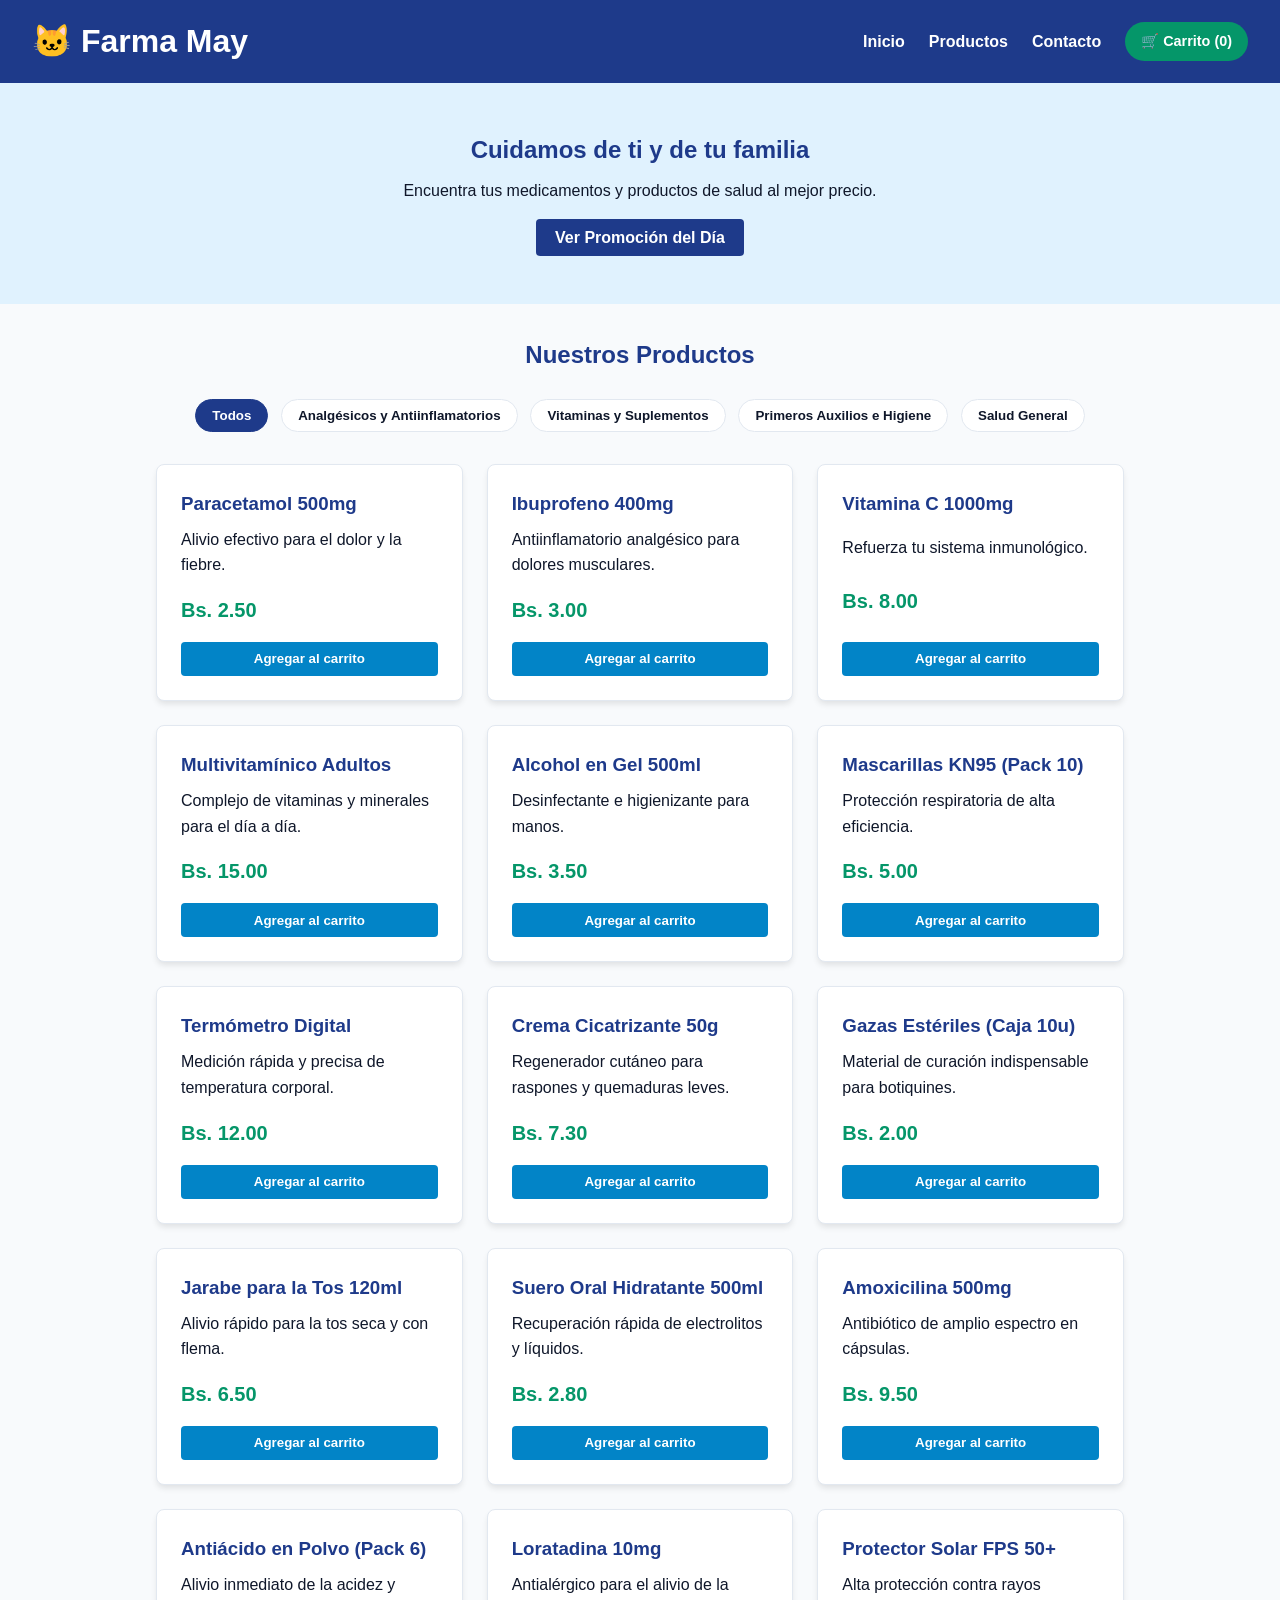
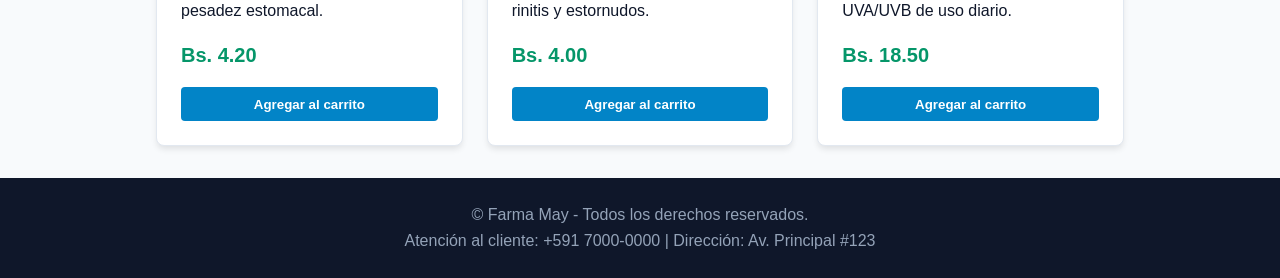
<file: index.html>
<!DOCTYPE html>
<html lang="es">
<head>
    <meta charset="UTF-8">
    <meta name="viewport" content="width=device-width, initial-scale=1.0">
    <title>Farma May - Tu Salud Primero</title>
    <link rel="stylesheet" href="estilos.css">
</head>
<body>

    <div id="contenedorAlertas"></div>

    <header>
        <div class="logo">
            <h1>🐱 Farma May</h1>
        </div>
        <nav>
            <a href="index.html">Inicio</a>
            <a href="index.html#productos">Productos</a>
            <a href="#contacto">Contacto</a>
            <a href="carro.html" class="btn-carrito">
                🛒 Carrito (<span id="contadorCarrito">0</span>)
            </a>
        </nav>
    </header>

    <section id="hero">
        <h2>Cuidamos de ti y de tu familia</h2>
        <p>Encuentra tus medicamentos y productos de salud al mejor precio.</p>
        <button id="btnPromocion">Ver Promoción del Día</button>
        <div id="mensajePromo" class="oculto"></div>
    </section>

    <main id="productos">
        <h2>Nuestros Productos</h2>

        <!-- Botones de Filtrado por Categoría -->
        <div class="contenedor-categorias">
            <button class="btn-categoria activo" data-categoria="todos">Todos</button>
            <button class="btn-categoria" data-categoria="analgesicos">Analgésicos y Antiinflamatorios</button>
            <button class="btn-categoria" data-categoria="vitaminas">Vitaminas y Suplementos</button>
            <button class="btn-categoria" data-categoria="primeros-auxilios">Primeros Auxilios e Higiene</button>
            <button class="btn-categoria" data-categoria="salud-general">Salud General</button>
        </div>

        <div class="grid-productos">
            <!-- Analgésicos y Antiinflamatorios -->
            <article class="card" data-categoria="analgesicos">
                <h3>Paracetamol 500mg</h3>
                <p>Alivio efectivo para el dolor y la fiebre.</p>
                <span class="precio">Bs. 2.50</span>
                <button class="btn-comprar" data-nombre="Paracetamol 500mg" data-precio="2.50">Agregar al carrito</button>
            </article>

            <article class="card" data-categoria="analgesicos">
                <h3>Ibuprofeno 400mg</h3>
                <p>Antiinflamatorio analgésico para dolores musculares.</p>
                <span class="precio">Bs. 3.00</span>
                <button class="btn-comprar" data-nombre="Ibuprofeno 400mg" data-precio="3.00">Agregar al carrito</button>
            </article>

            <!-- Vitaminas y Suplementos -->
            <article class="card" data-categoria="vitaminas">
                <h3>Vitamina C 1000mg</h3>
                <p>Refuerza tu sistema inmunológico.</p>
                <span class="precio">Bs. 8.00</span>
                <button class="btn-comprar" data-nombre="Vitamina C 1000mg" data-precio="8.00">Agregar al carrito</button>
            </article>

            <article class="card" data-categoria="vitaminas">
                <h3>Multivitamínico Adultos</h3>
                <p>Complejo de vitaminas y minerales para el día a día.</p>
                <span class="precio">Bs. 15.00</span>
                <button class="btn-comprar" data-nombre="Multivitamínico Adultos" data-precio="15.00">Agregar al carrito</button>
            </article>

            <!-- Primeros Auxilios e Higiene -->
            <article class="card" data-categoria="primeros-auxilios">
                <h3>Alcohol en Gel 500ml</h3>
                <p>Desinfectante e higienizante para manos.</p>
                <span class="precio">Bs. 3.50</span>
                <button class="btn-comprar" data-nombre="Alcohol en Gel 500ml" data-precio="3.50">Agregar al carrito</button>
            </article>

            <article class="card" data-categoria="primeros-auxilios">
                <h3>Mascarillas KN95 (Pack 10)</h3>
                <p>Protección respiratoria de alta eficiencia.</p>
                <span class="precio">Bs. 5.00</span>
                <button class="btn-comprar" data-nombre="Mascarillas KN95 (Pack 10)" data-precio="5.00">Agregar al carrito</button>
            </article>

            <article class="card" data-categoria="primeros-auxilios">
                <h3>Termómetro Digital</h3>
                <p>Medición rápida y precisa de temperatura corporal.</p>
                <span class="precio">Bs. 12.00</span>
                <button class="btn-comprar" data-nombre="Termómetro Digital" data-precio="12.00">Agregar al carrito</button>
            </article>

            <article class="card" data-categoria="primeros-auxilios">
                <h3>Crema Cicatrizante 50g</h3>
                <p>Regenerador cutáneo para raspones y quemaduras leves.</p>
                <span class="precio">Bs. 7.30</span>
                <button class="btn-comprar" data-nombre="Crema Cicatrizante 50g" data-precio="7.30">Agregar al carrito</button>
            </article>

            <article class="card" data-categoria="primeros-auxilios">
                <h3>Gazas Estériles (Caja 10u)</h3>
                <p>Material de curación indispensable para botiquines.</p>
                <span class="precio">Bs. 2.00</span>
                <button class="btn-comprar" data-nombre="Gazas Estériles (Caja 10u)" data-precio="2.00">Agregar al carrito</button>
            </article>

            <!-- Salud General -->
            <article class="card" data-categoria="salud-general">
                <h3>Jarabe para la Tos 120ml</h3>
                <p>Alivio rápido para la tos seca y con flema.</p>
                <span class="precio">Bs. 6.50</span>
                <button class="btn-comprar" data-nombre="Jarabe para la Tos 120ml" data-precio="6.50">Agregar al carrito</button>
            </article>

            <article class="card" data-categoria="salud-general">
                <h3>Suero Oral Hidratante 500ml</h3>
                <p>Recuperación rápida de electrolitos y líquidos.</p>
                <span class="precio">Bs. 2.80</span>
                <button class="btn-comprar" data-nombre="Suero Oral Hidratante 500ml" data-precio="2.80">Agregar al carrito</button>
            </article>

            <article class="card" data-categoria="salud-general">
                <h3>Amoxicilina 500mg</h3>
                <p>Antibiótico de amplio espectro en cápsulas.</p>
                <span class="precio">Bs. 9.50</span>
                <button class="btn-comprar" data-nombre="Amoxicilina 500mg" data-precio="9.50">Agregar al carrito</button>
            </article>

            <article class="card" data-categoria="salud-general">
                <h3>Antiácido en Polvo (Pack 6)</h3>
                <p>Alivio inmediato de la acidez y pesadez estomacal.</p>
                <span class="precio">Bs. 4.20</span>
                <button class="btn-comprar" data-nombre="Antiácido en Polvo (Pack 6)" data-precio="4.20">Agregar al carrito</button>
            </article>

            <article class="card" data-categoria="salud-general">
                <h3>Loratadina 10mg</h3>
                <p>Antialérgico para el alivio de la rinitis y estornudos.</p>
                <span class="precio">Bs. 4.00</span>
                <button class="btn-comprar" data-nombre="Loratadina 10mg" data-precio="4.00">Agregar al carrito</button>
            </article>

            <article class="card" data-categoria="salud-general">
                <h3>Protector Solar FPS 50+</h3>
                <p>Alta protección contra rayos UVA/UVB de uso diario.</p>
                <span class="precio">Bs. 18.50</span>
                <button class="btn-comprar" data-nombre="Protector Solar FPS 50+" data-precio="18.50">Agregar al carrito</button>
            </article>
        </div>
    </main>

    <footer id="contacto">
        <p>&copy; Farma May - Todos los derechos reservados.</p>
        <p>Atención al cliente: +591 7000-0000 | Dirección: Av. Principal #123</p>
    </footer>

    <script src="eventos.js"></script>
</body>
</html>
</file>
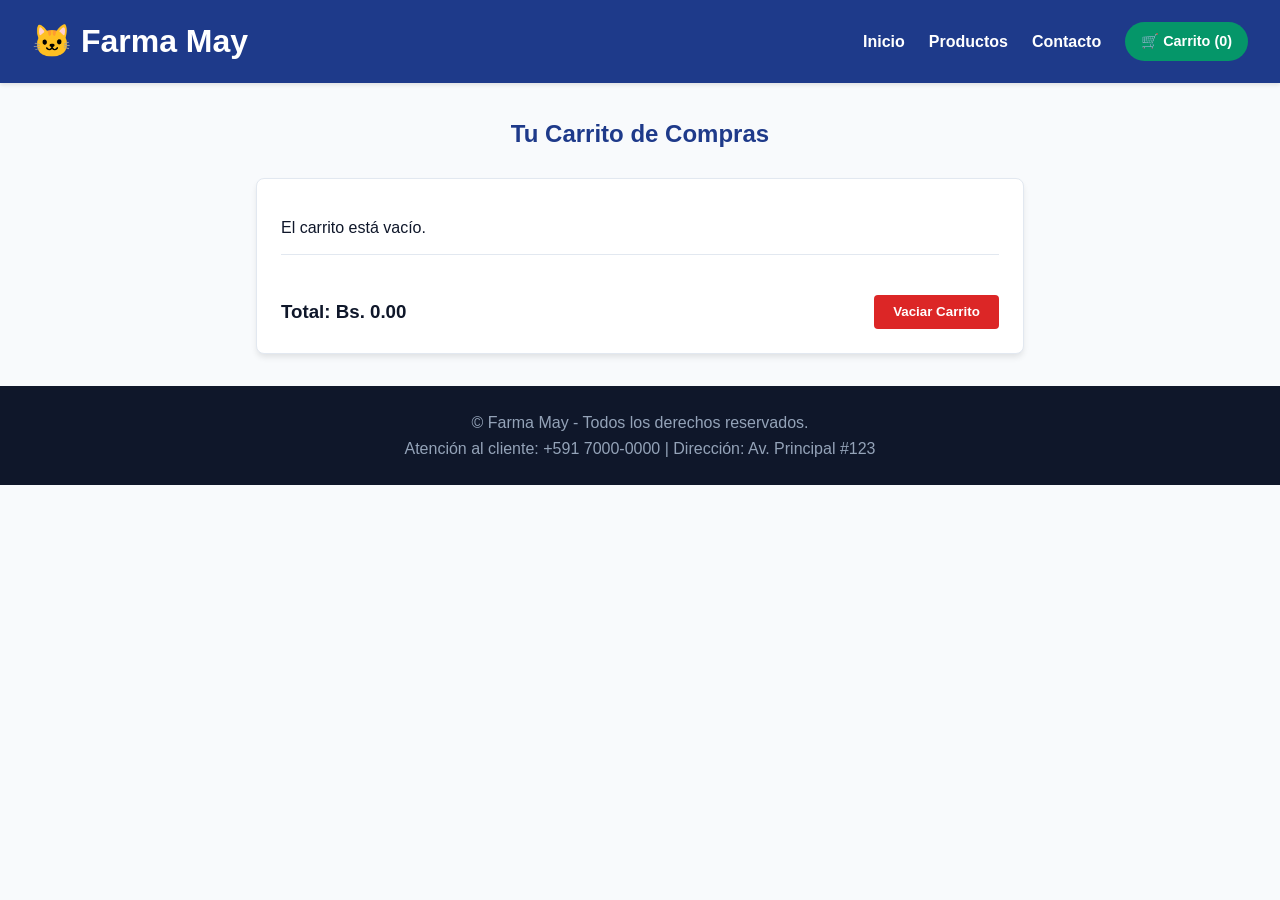
<file: carro.html>
<!DOCTYPE html>
<html lang="es">
<head>
    <meta charset="UTF-8">
    <meta name="viewport" content="width=device-width, initial-scale=1.0">
    <title>Carrito de Compras - Farma May</title>
    <link rel="stylesheet" href="estilos.css">
</head>
<body>

    <header>
        <div class="logo">
            <h1>🐱 Farma May</h1>
        </div>
        <nav>
            <a href="index.html">Inicio</a>
            <a href="index.html#productos">Productos</a>
            <a href="#contacto">Contacto</a>
            <a href="carro.html" class="btn-carrito">
                🛒 Carrito (<span id="contadorCarrito">0</span>)
            </a>
        </nav>
    </header>

    <main id="seccionCarrito">
        <h2>Tu Carrito de Compras</h2>
        <div class="contenedor-carro">
            <ul id="listaCarro" class="lista-carro">
                <!-- Se llena dinámicamente con JavaScript -->
            </ul>

            <div class="resumen-carro">
                <h3>Total: <span id="totalPagar">Bs. 0.00</span></h3>
                <button id="btnVaciar" class="btn-vaciar">Vaciar Carrito</button>
            </div>

            <!-- Formulario de Pedido -->
            <form id="formPedido" class="form-pedido">
                <h3>Datos de Entrega</h3>
                <div class="campo-form">
                    <label for="nombreCliente">Nombre Completo:</label>
                    <input type="text" id="nombreCliente" required placeholder="Ej. Juan Pérez">
                </div>
                <div class="campo-form">
                    <label for="telefonoCliente">Teléfono / WhatsApp:</label>
                    <input type="tel" id="telefonoCliente" required placeholder="Ej. 70000000">
                </div>
                <div class="campo-form">
                    <label for="direccionCliente">Dirección de Envío:</label>
                    <input type="text" id="direccionCliente" required placeholder="Ej. Av. 6 de Marzo #123">
                </div>
                <button type="submit" id="btnFinalizar" class="btn-comprar btn-bloque">Confirmar y Finalizar Compra</button>
            </form>
        </div>
    </main>

    <footer id="contacto">
        <p>&copy; Farma May - Todos los derechos reservados.</p>
        <p>Atención al cliente: +591 7000-0000 | Dirección: Av. Principal #123</p>
    </footer>

    <script src="eventos.js"></script>
</body>
</html>
</file>
<file: estilos.css>
/* ==========================================
   PALETA DE COLORES Y ESTILOS DE FARMA MAY
   ========================================== */
:root {
  --primary: #1e3a8a;
  --primary-dark: #1e293b;
  --accent: #0284c7;
  --accent-hover: #0369a1;
  --highlight: #059669;
  --highlight-dark: #047857;
  --highlight-bg: #d1fae5;
  --danger: #dc2626;
  --danger-dark: #b91c1c;

  --bg-main: #f8fafc;
  --bg-card: #ffffff;
  --bg-hero: #e0f2fe;
  --text-primary: #0f172a;
  --text-footer: #94a3b8;
  --footer-bg: #0f172a;
  --border-color: #e2e8f0;
}

/* Base */
* {
    box-sizing: border-box;
    margin: 0;
    padding: 0;
    font-family: Arial, sans-serif;
}

body {
    background-color: var(--bg-main);
    color: var(--text-primary);
    line-height: 1.6;
}

/* Encabezado */
header {
    background-color: var(--primary);
    color: white;
    padding: 1rem 2rem;
    display: flex;
    justify-content: space-between;
    align-items: center;
    box-shadow: 0 2px 4px rgba(0, 0, 0, 0.1);
}

nav {
    display: flex;
    align-items: center;
    gap: 1.5rem;
}

nav a {
    color: white;
    text-decoration: none;
    font-weight: bold;
    transition: color 0.2s ease;
}

nav a:hover {
    color: #93c5fd;
    text-decoration: underline;
}

/* Botón Carrito */
.btn-carrito {
    background-color: var(--highlight);
    color: white !important;
    border: none;
    padding: 0.5rem 1rem;
    border-radius: 20px;
    cursor: pointer;
    font-weight: bold;
    font-size: 0.9rem;
    transition: background-color 0.2s ease;
    text-decoration: none !important;
}

.btn-carrito:hover {
    background-color: var(--highlight-dark);
}

/* Alertas Flotantes */
#contenedorAlertas {
    position: fixed;
    top: 20px;
    right: 20px;
    z-index: 1000;
    display: flex;
    flex-direction: column;
    gap: 10px;
}

.alerta-item {
    background-color: var(--highlight);
    color: white;
    padding: 0.8rem 1.2rem;
    border-radius: 6px;
    font-weight: bold;
    box-shadow: 0 4px 10px rgba(0, 0, 0, 0.15);
    animation: fadeIn 0.2s ease-in-out;
}

@keyframes fadeIn {
    from { opacity: 0; transform: translateY(-10px); }
    to { opacity: 1; transform: translateY(0); }
}

/* Sección Hero */
#hero {
    background-color: var(--bg-hero);
    text-align: center;
    padding: 3rem 1rem;
}

#hero h2 {
    color: var(--primary);
    margin-bottom: 0.5rem;
}

#btnPromocion {
    margin-top: 1rem;
    padding: 0.6rem 1.2rem;
    background-color: var(--primary);
    color: white;
    border: none;
    border-radius: 4px;
    cursor: pointer;
    font-size: 1rem;
    font-weight: bold;
    transition: background-color 0.2s ease;
}

#btnPromocion:hover {
    background-color: var(--primary-dark);
}

.oculto {
    display: none;
}

#mensajePromo {
    margin: 1rem auto 0 auto;
    max-width: 400px;
    padding: 1rem;
    background-color: var(--highlight-bg);
    border-radius: 4px;
    color: var(--highlight);
    font-weight: bold;
    border: 1px solid var(--highlight);
}

/* Productos */
#productos {
    max-width: 1000px;
    margin: 2rem auto;
    padding: 0 1rem;
}

#productos h2 {
    text-align: center;
    margin-bottom: 1.5rem;
    color: var(--primary);
}

.grid-productos {
    display: grid;
    grid-template-columns: repeat(auto-fit, minmax(250px, 1fr));
    gap: 1.5rem;
}

.card {
    background: var(--bg-card);
    padding: 1.5rem;
    border-radius: 8px;
    box-shadow: 0 4px 6px -1px rgba(0, 0, 0, 0.1);
    display: flex;
    flex-direction: column;
    justify-content: space-between;
    border: 1px solid var(--border-color);
}

.card h3 {
    color: var(--primary);
    margin-bottom: 0.5rem;
}

.precio {
    font-size: 1.25rem;
    font-weight: bold;
    color: var(--highlight);
    margin: 1rem 0;
    display: block;
}

.btn-comprar {
    background-color: var(--accent);
    color: white;
    border: none;
    padding: 0.6rem 1.2rem;
    border-radius: 4px;
    cursor: pointer;
    font-weight: bold;
    transition: background-color 0.2s ease;
}

.btn-comprar:hover {
    background-color: var(--accent-hover);
}

/* Estilos de Carro.html */
#seccionCarrito {
    max-width: 800px;
    margin: 2rem auto;
    padding: 0 1rem;
}

#seccionCarrito h2 {
    color: var(--primary);
    margin-bottom: 1.5rem;
    text-align: center;
}

.contenedor-carro {
    background: var(--bg-card);
    border: 1px solid var(--border-color);
    border-radius: 8px;
    padding: 1.5rem;
    box-shadow: 0 4px 6px -1px rgba(0, 0, 0, 0.1);
}

.lista-carro {
    list-style: none;
    margin-bottom: 1.5rem;
}

.item-carro {
    display: flex;
    justify-content: space-between;
    align-items: center;
    padding: 0.8rem 0;
    border-bottom: 1px solid var(--border-color);
}

.info-item {
    display: flex;
    align-items: center;
    gap: 1rem;
}

.resumen-carro {
    display: flex;
    justify-content: space-between;
    align-items: center;
    padding-top: 1rem;
}

.btn-vaciar {
    background-color: var(--danger);
    color: white;
    border: none;
    padding: 0.6rem 1.2rem;
    border-radius: 4px;
    cursor: pointer;
    font-weight: bold;
    transition: background-color 0.2s ease;
}

.btn-vaciar:hover {
    background-color: var(--danger-dark);
}

.acciones-carro {
    display: flex;
    gap: 1rem;
}

/* Pie de página */
footer {
    background-color: var(--footer-bg);
    color: var(--text-footer);
    text-align: center;
    padding: 1.5rem;
    margin-top: 2rem;
}
/* Botones de Categorías */
.contenedor-categorias {
    display: flex;
    justify-content: center;
    flex-wrap: wrap;
    gap: 0.8rem;
    margin-bottom: 2rem;
}

.btn-categoria {
    background-color: var(--bg-card);
    border: 1px solid var(--border-color);
    color: var(--text-primary);
    padding: 0.5rem 1rem;
    border-radius: 20px;
    cursor: pointer;
    font-weight: bold;
    transition: all 0.2s ease;
}

.btn-categoria:hover,
.btn-categoria.activo {
    background-color: var(--primary);
    color: white;
    border-color: var(--primary);
}
/* Formulario de Pedido */
.form-pedido {
    margin-top: 2rem;
    padding-top: 1.5rem;
    border-top: 2px dashed var(--border-color);
}

.form-pedido h3 {
    color: var(--primary);
    margin-bottom: 1rem;
}

.campo-form {
    display: flex;
    flex-direction: column;
    gap: 0.3rem;
    margin-bottom: 1rem;
}

.campo-form label {
    font-weight: bold;
    font-size: 0.9rem;
    color: var(--text-primary);
}

.campo-form input {
    padding: 0.6rem;
    border: 1px solid var(--border-color);
    border-radius: 4px;
    font-size: 1rem;
}

.campo-form input:focus {
    outline: none;
    border-color: var(--primary);
}

.btn-bloque {
    width: 100%;
    margin-top: 1rem;
    padding: 0.8rem;
    font-size: 1rem;
}
</file>
